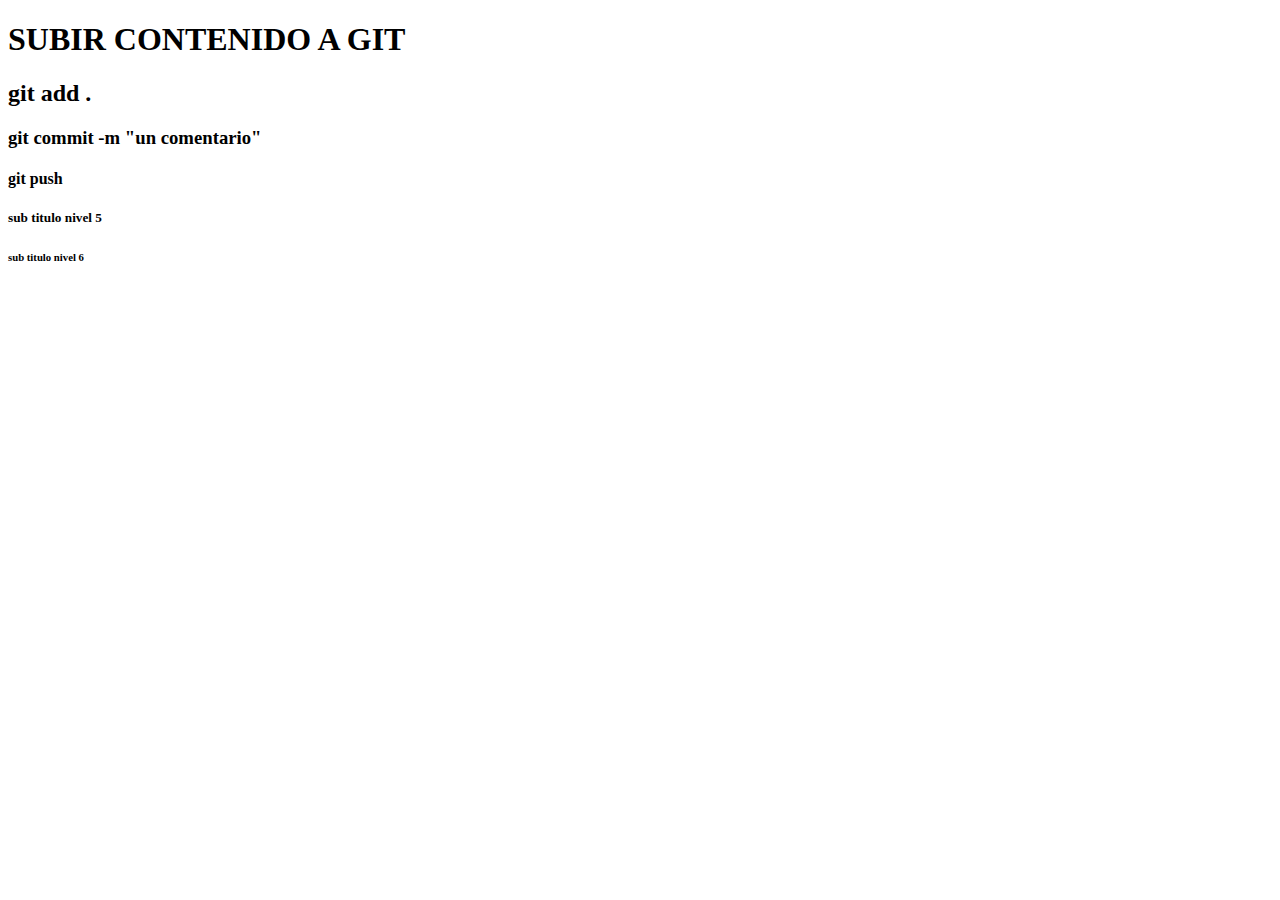
<file: clase 2/index.html>
<!DOCTYPE html>
<html lang="en">
<head>
    <meta charset="UTF-8">
    <meta http-equiv="X-UA-Compatible" content="IE=edge">
    <meta name="viewport" content="width=device-width, initial-scale=1.0">
    <title>Document</title>
</head>
<body>
    <h1> SUBIR CONTENIDO A GIT</h1>
    <h2>git add .</h2>
    <h3>git commit -m "un comentario"</h3>
    <h4>git push</h4>
    <h5> sub titulo nivel 5</h5>
    <h6>sub titulo nivel 6</h6>
</body>
</html>
</file>
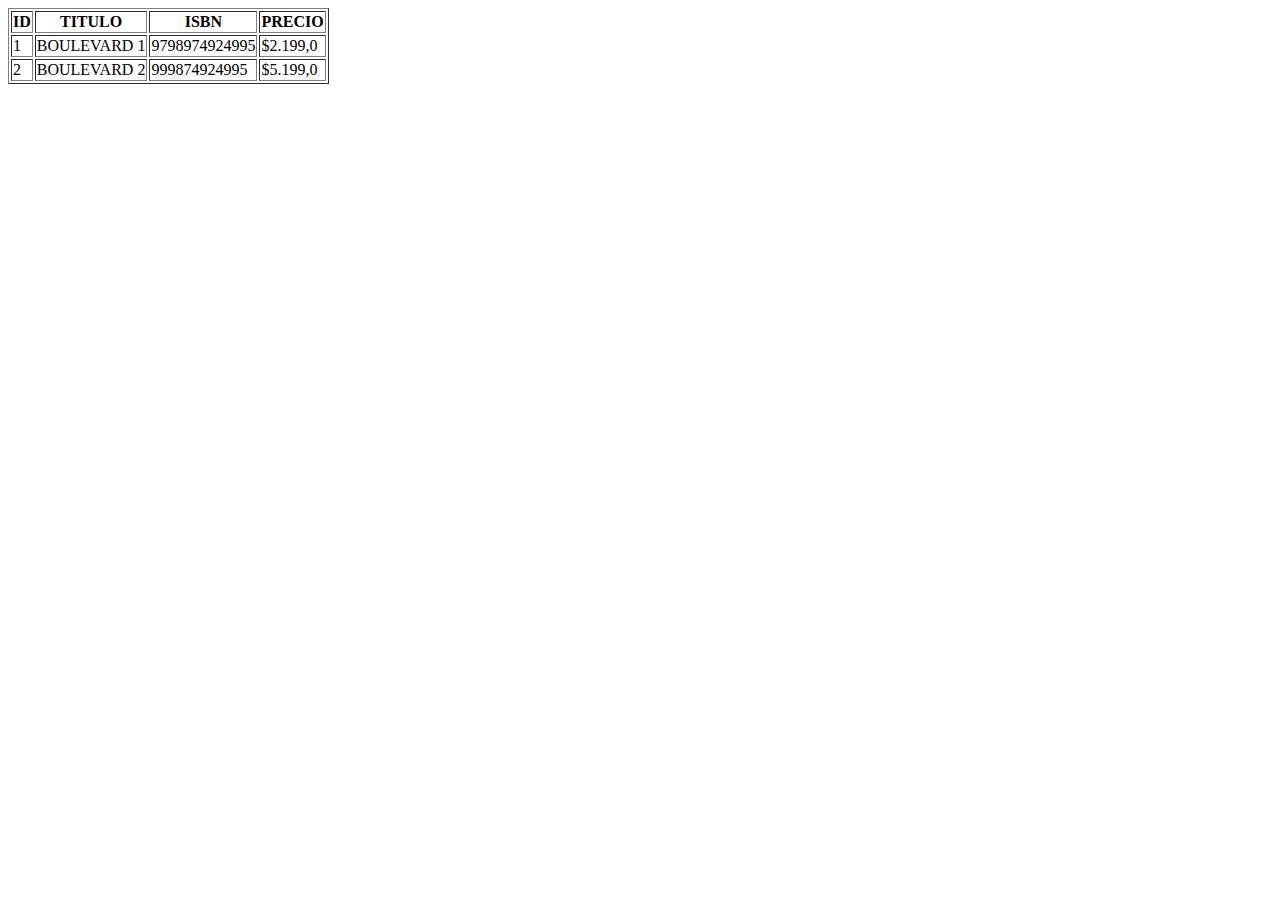
<file: clase 4/index.html>
<!DOCTYPE html>
<html lang="en">
<head>
    <meta charset="UTF-8">
    <meta http-equiv="X-UA-Compatible" content="IE=edge">
    <meta name="viewport" content="width=device-width, initial-scale=1.0">
    <title>tablas</title>
</head>
<body>
    <table border="1">
        <tr>
            <th>ID</th>
            <th>TITULO</th>
            <th>ISBN</th>
            <th>PRECIO</th>
        </tr>
        <tr>

            <td>1</td>
            <td>BOULEVARD 1</td>
            <td>9798974924995</td>
            <td>$2.199,0</td>
    </tr>
    <tr>
        <td>2</td>
        <td>BOULEVARD 2</td>
        <td>999874924995</td>
        <td>$5.199,0</td>
    </tr>
    </table>
</body>
</html>
</file>
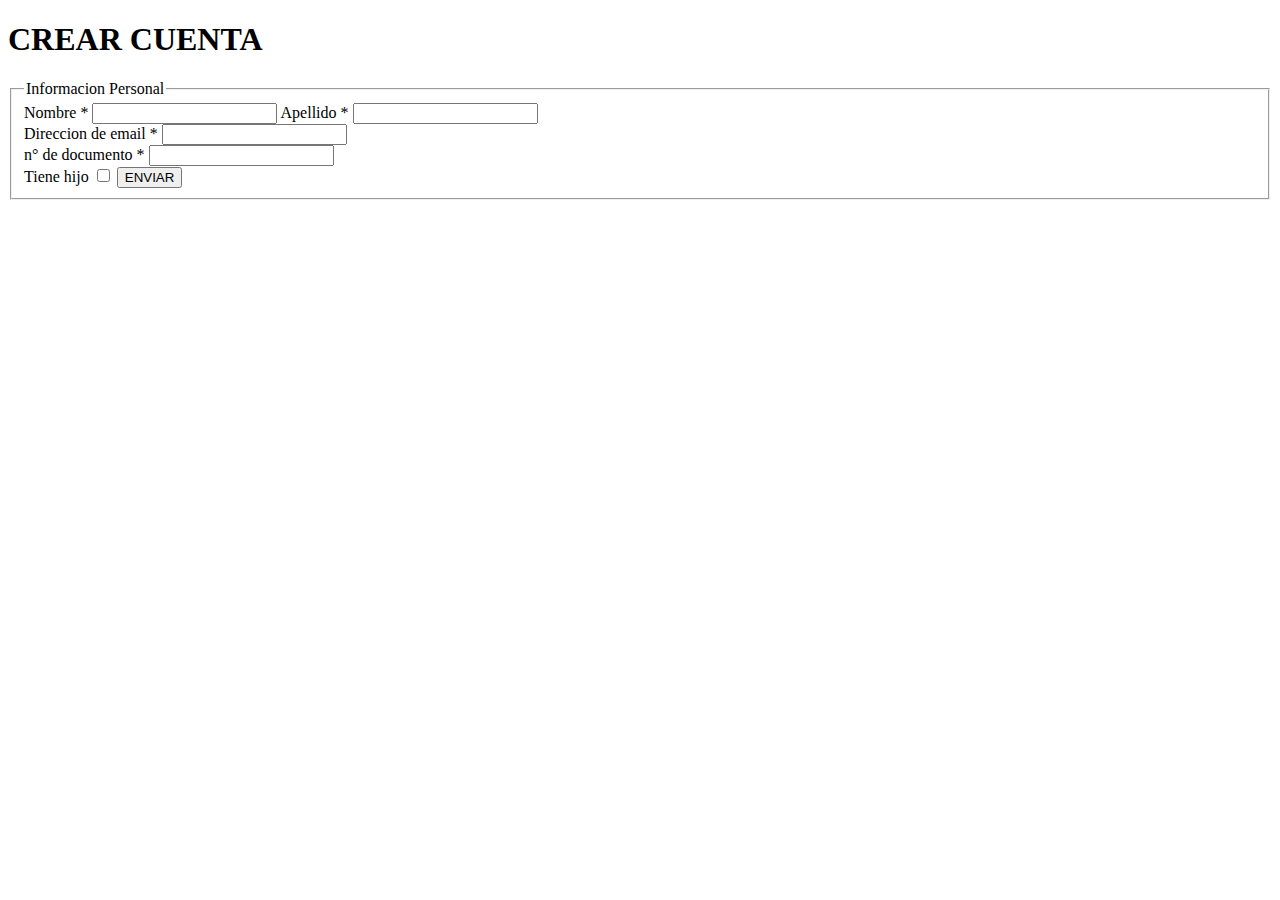
<file: clase 5/index.html>
<!DOCTYPE html>
<html lang="en">
<head>
    <meta charset="UTF-8">
    <meta http-equiv="X-UA-Compatible" content="IE=edge">
    <meta name="viewport" content="width=device-width, initial-scale=1.0">
    <title>Clase5</title>
</head>
<body>
    <h1>CREAR CUENTA</h1>
    <fieldset>
        <legend>
            Informacion Personal
        </legend>
        <form>
            <label>Nombre *</label>
            <input type="text" name="nombre">
            <label>Apellido *</label>
            <input type="text" name="apellido">
            <br>
            <label>Direccion de email *</label>
            <input type="email" name="email">
            <br>
            <label> n° de documento *</label>
            <input type="text" name="documento">
            <br>
            <label>Tiene hijo</label>
            <input type="checkbox">
            <input type="submit" value="ENVIAR">
        </form>
    </fieldset>

</body>
</html>
</file>
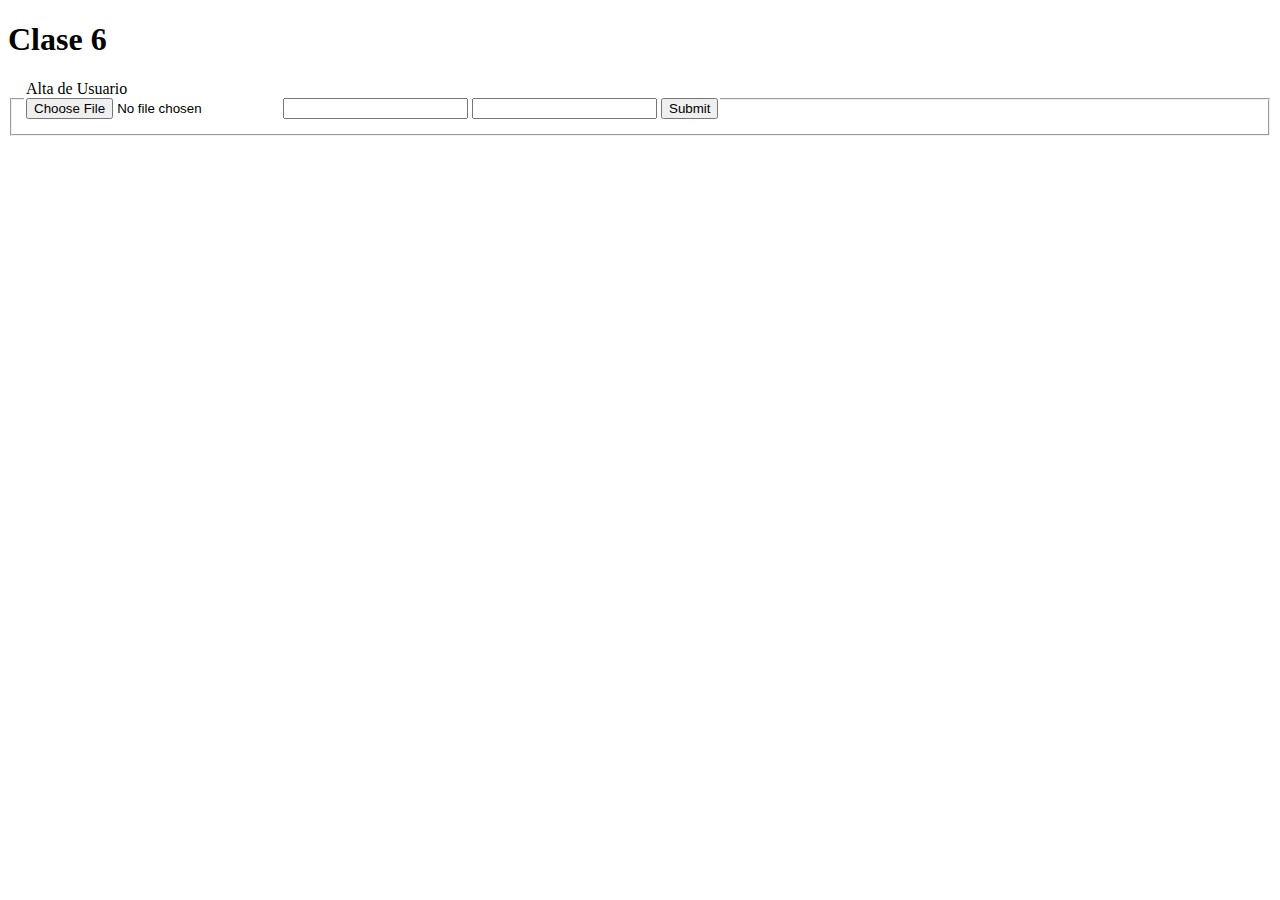
<file: Clase 6/index.html>
<!DOCTYPE html>
<html lang="en">
<head>
    <meta charset="UTF-8">
    <meta http-equiv="X-UA-Compatible" content="IE=edge">
    <meta name="viewport" content="width=device-width, initial-scale=1.0">
    <title>Document</title>
</head>
<body>
    <main>
        <section>
            <h1>Clase 6</h1>
            <fieldset> 
                <legend>
                    Alta de Usuario
            <form action="AltaUsuario.html">
                <input type="file" name="dni-frente">
                <input type="hidden" value="Valoroculto" name="campohidden">
                <input type="url" name="url">
                <input type="text" name="nombre" required>
                <input type="submit" calue="Enviar">


                </form>
            </fieldset>
        </section>
    </main>
</body>
</html>
</file>
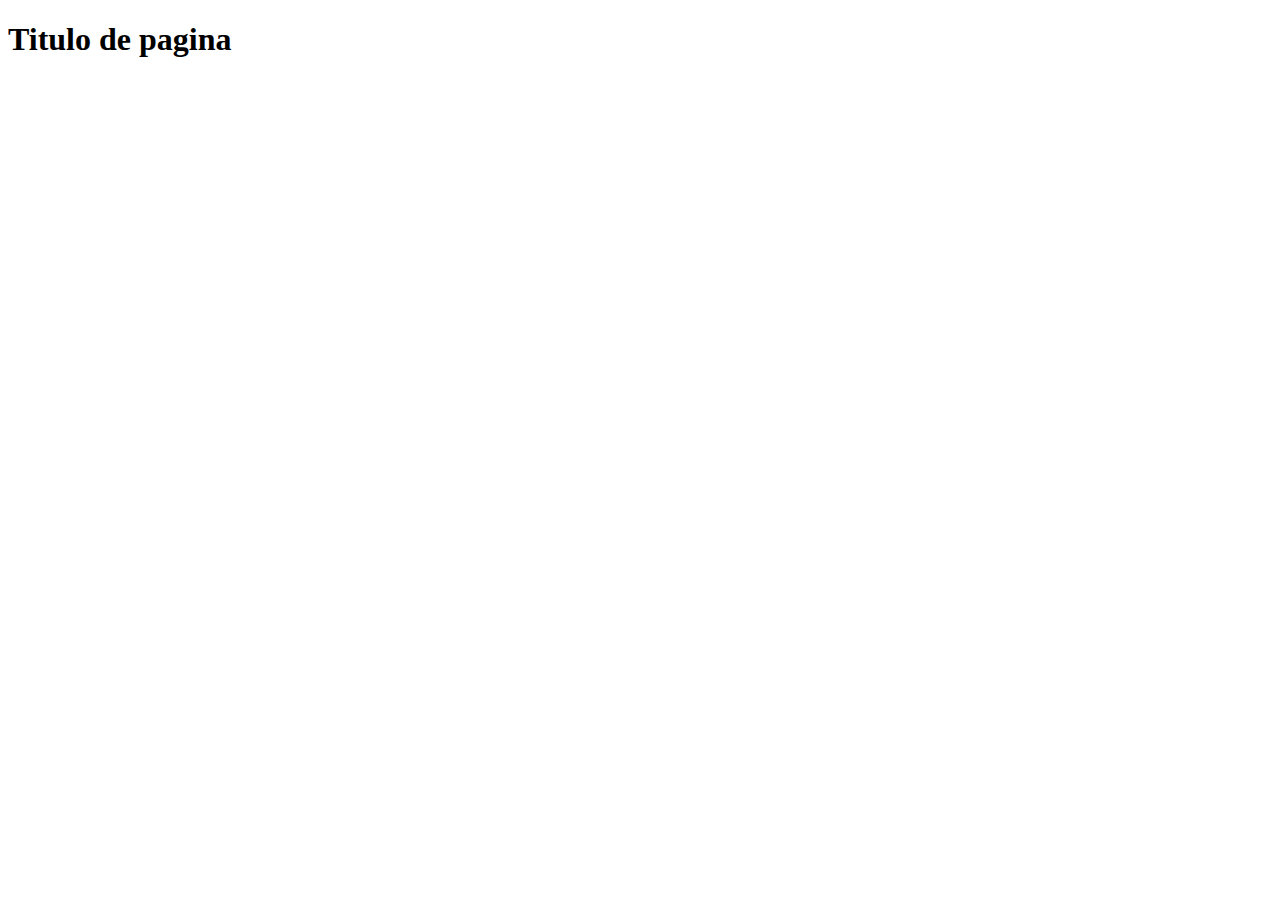
<file: Clase 8/index.html>
<!DOCTYPE html>
<html lang="en">
<head>
    <meta charset="UTF-8">
    <meta http-equiv="X-UA-Compatible" content="IE=edge">
    <meta name="viewport" content="width=device-width, initial-scale=1.0">
    <title>Document</title>
</head>
<body>
    <h1>Titulo de pagina</h1>
</body>
</html>
</file>
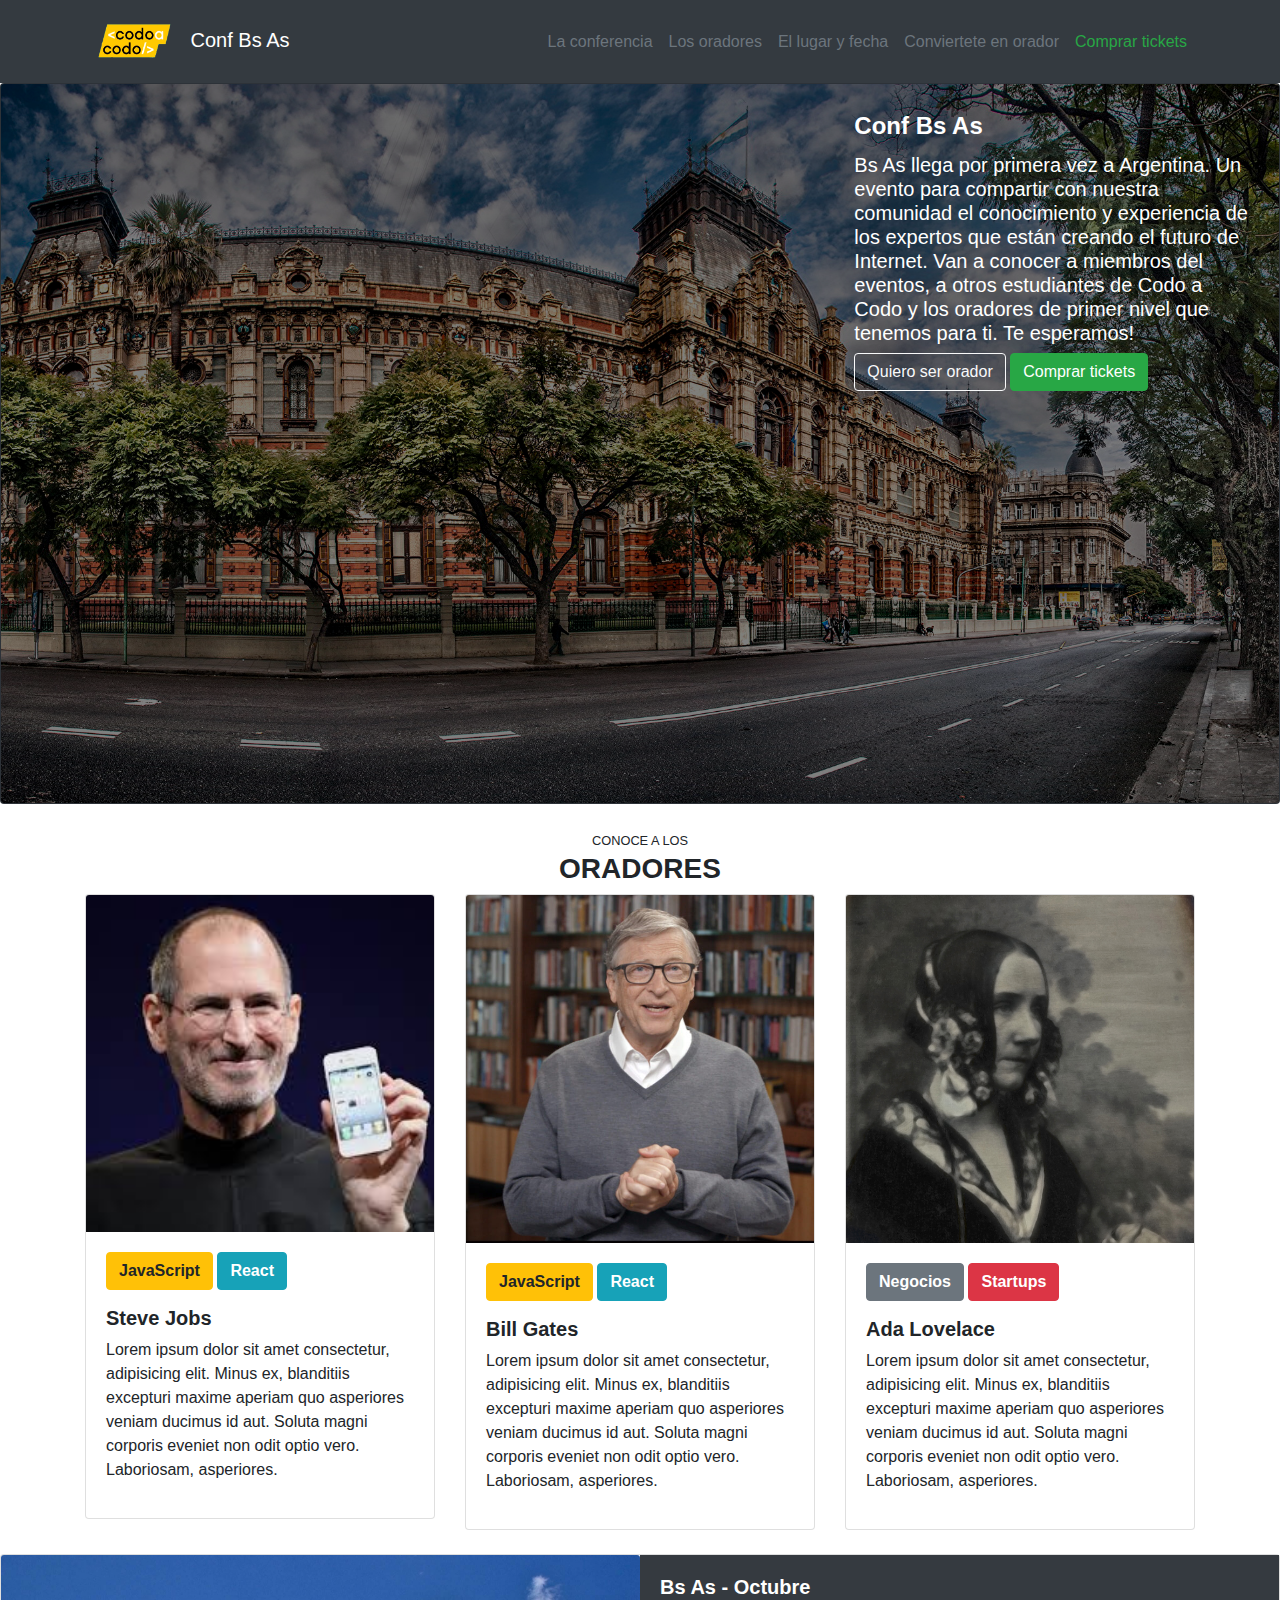
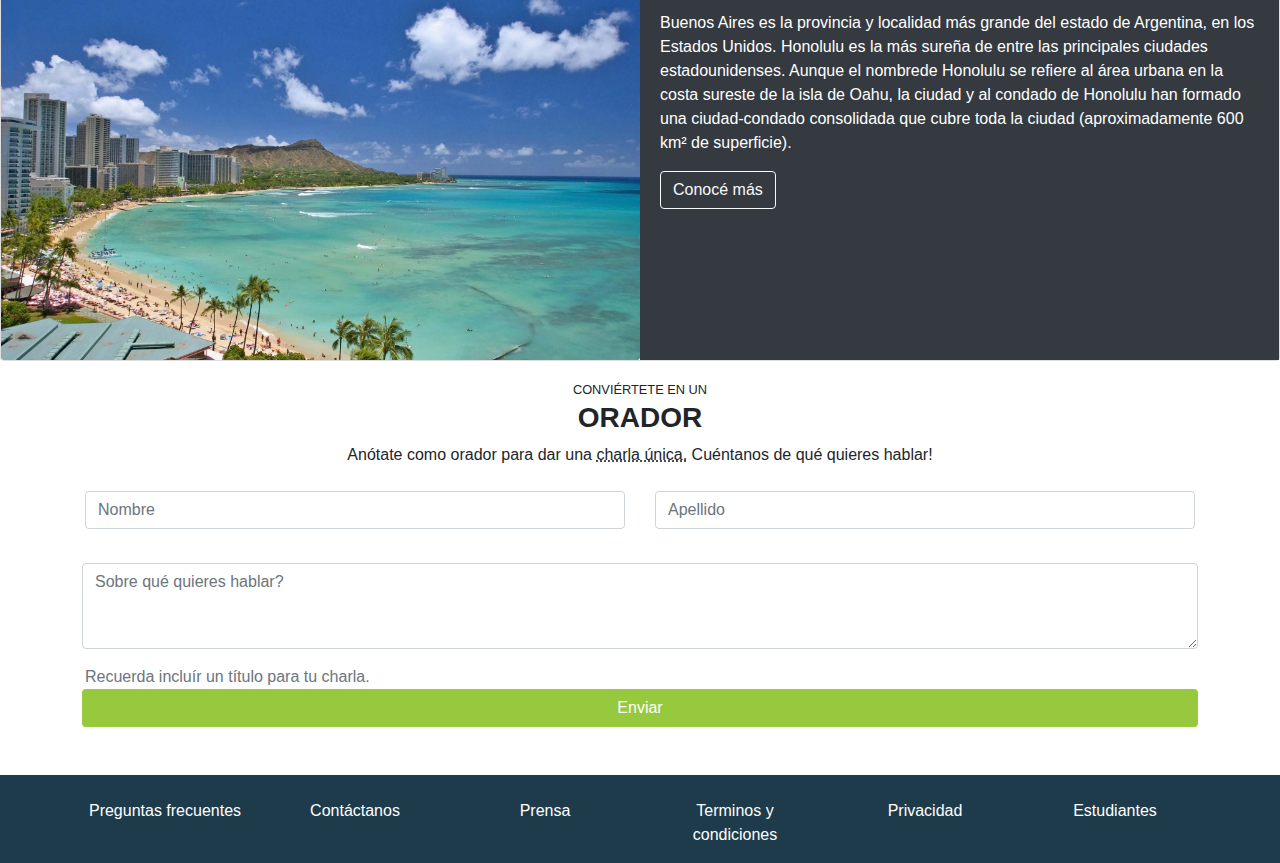
<file: integrador/index.html>
<!DOCTYPE html>
<html lang="en">
<head>
    <meta charset="UTF-8">
    <meta http-equiv="X-UA-Compatible" content="IE=edge">
    <meta name="viewport" content="width=device-width, initial-scale=1.0">
    <title>Codo a Codo Conf</title>
    <link href="https://cdn.jsdelivr.net/npm/bootstrap@5.1.3/dist/css/bootstrap.min.css" rel="stylesheet">
  <link rel="stylesheet" href="https://maxcdn.bootstrapcdn.com/bootstrap/4.0.0/css/bootstrap.min.css">
  <link rel="stylesheet" href="estilos.css">
</head>
<body>
    <header>
        <nav class="navbar navbar-dark bg-dark navbar-expand-lg navbar-light bg-light">
          <div class="container">
            <a class="navbar-brand" href="#"> <img src="codoacodo.png" width="100"> Conf Bs As</a>
            <div class="d-flex flex-wrap-reverse">
              <div class="order-1 p-2 text-secondary">La conferencia</div>
              <div class="order-2 p-2 text-secondary">Los oradores</div>
              <div class="order-3 p-2 text-secondary">El lugar y fecha</div>
              <div class="order-4 p-2 text-secondary">Conviertete en orador</div>
              <div class="order-5 p-2 text-success">Comprar tickets</div>
            </div>
          </div>
        </nav>
      </header>
      <main>
        <div class="card bg-dark text-white">
            <img src="ba1.jpg" class="card-img sombra">
            <div class="card-img-overlay">
      
              <div class="d-flex justify-content-end align-self-md-end">
                <div class="col-md-4 p-2 desplazar">
                  <h4 class="card-title"><b>Conf Bs As</b></h4>
                  <h5 class="card-text">Bs As llega por primera vez a Argentina. Un evento para compartir con nuestra
                    comunidad
                    el
                    conocimiento y experiencia de los expertos que están creando el futuro de Internet. Van a conocer a
                    miembros
                    del eventos, a otros estudiantes de Codo a Codo y los oradores de primer nivel que tenemos para ti. Te
                    esperamos!</h5>
                  <p class="card-text">
                    <button type="button" class="btn btn-outline-light">Quiero ser orador</button>
                    <button type="button" class="btn btn-success">Comprar tickets</button>
                  </p>
                </div>
              </div>
            </div>
          </div>
          <div class="center">
            <br>
            <a><small>CONOCE A LOS</small></a>
            <h3><b>ORADORES</b></h3>
          </div>
          <div class="container">
            <div class="row">
              <div class="col-4">
                <div class="card">
                  <img src="steve.jpg" class="card-img-top">
                  <div class="card-body">
                    <p class="card-text">
                      <button type="button" class="btn btn-warning"><b>JavaScript</b></button>
                      <button type="button" class="btn btn-info"><b>React</b></button>
                    <h5><b>Steve Jobs</b></h5>
                    Lorem ipsum dolor sit amet consectetur, adipisicing elit. Minus ex, blanditiis excepturi maxime aperiam
                    quo asperiores veniam ducimus id aut. Soluta magni corporis eveniet non odit optio vero. Laboriosam,
                    asperiores.
                    </p>
                  </div>
                </div>
              </div>
              <div class="col-4">
                <div class="card">
                  <img src="bill.jpg" class="card-img-top">
                  <div class="card-body">
                    <p class="card-text">
                      <button type="button" class="btn btn-warning"><b>JavaScript</b></button>
                      <button type="button" class="btn btn-info"><b>React</b></button>
                    <h5><b>Bill Gates</b></h5>
                    Lorem ipsum dolor sit amet consectetur, adipisicing elit. Minus ex, blanditiis excepturi maxime aperiam
                    quo asperiores veniam ducimus id aut. Soluta magni corporis eveniet non odit optio vero. Laboriosam,
                    asperiores.
                    </p>
                  </div>
                </div>
              </div>
              <div class="col-4">
                <div class="card">
                  <img src="ada.jpeg" class="card-img-top">
                  <div class="card-body">
                    <p class="card-text">
                      <button type="button" class="btn btn-secondary"><b>Negocios</b></button>
                      <button type="button" class="btn btn-danger"><b>Startups</b></button>
                    <h5><b>Ada Lovelace</b></h5>
                    Lorem ipsum dolor sit amet consectetur, adipisicing elit. Minus ex, blanditiis excepturi maxime aperiam
                    quo asperiores veniam ducimus id aut. Soluta magni corporis eveniet non odit optio vero. Laboriosam,
                    asperiores.
                    </p>
                  </div>
                </div>
              </div>
            </div>
          </div>
          <br>
      
          <div class="card mb-3" style="max-width: 2000px;">
            <div class="row no-gutters">
              <div class="col-md-6">
                <img src="honolulu.jpg" width="" class="card-img">
              </div>
              <div class="col-md-6 back-honolulu">
                <div class="card-body">
                  <h5 class="card-title text-white"><b>Bs As - Octubre</b></h5>
                  <p class="card-text text-white">Buenos Aires es la provincia y localidad más grande del estado de Argentina, en los Estados Unidos. Honolulu es la más sureña de entre las principales ciudades estadounidenses. Aunque el nombrede Honolulu se refiere al área urbana en la costa sureste de la isla de Oahu, la ciudad y al condado de Honolulu han formado una ciudad-condado consolidada que cubre toda la ciudad (aproximadamente 600 km² de superficie).</p>
                  <button type="button" class="btn btn-outline-light">Conocé más</button>
                </div>
              </div>
            </div>
          </div>
          <div class="center">
    
            <a><small>CONVIÉRTETE EN UN</small></a>
            <h3><b>ORADOR</b></h3>
            <a>Anótate como orador para dar una <u style="text-decoration: underline; text-decoration-style: dotted;">charla
                única.</u> Cuéntanos de qué quieres hablar!</a> <br> <br>
      
            <div class="container">
              <div class="row">
                <div class="col-md-6">
                  <input type="email" class="form-control" id="nombre" placeholder="Nombre">
                </div>
                <div class="col-md-6">
                  <input type="email" class="form-control" id="nombre" placeholder="Apellido">
                </div>
                <br> <br> <br>
                <div class="mb-3">
                  <textarea class="form-control" id="exampleFormControlTextarea1" rows="3"
                    placeholder="Sobre qué quieres hablar?"></textarea>
                </div>
              </div>
              <a class="text-muted d-flex flex-nowrap">Recuerda incluír un título para tu charla.</a>
              <div class="row">
                <div class="d-grid gap-2">
                  <button style="background-color: #96C93E;" class="btn text-white">Enviar</button>
                </div>
              </div>
            </div>
          </div>

      </main>
      <footer class="text-center text-lg-start bg-light text-muted">
        <section class="footer">
          <div class="container text-center text-md-start mt-5">
            <div class="row mt-3"> <br>
              <div class="col-md-2 text-white">
                <br>
                <p>Preguntas frecuentes</p>
              </div>
    
              <div class="col-md-2 text-white">
                <br>
                <p>Contáctanos</p>
              </div>
    
              <div class="col-md-2 text-white">
                <br>
                <p>Prensa</p>
              </div>
    
              <div class="col-md-2 text-white">
                <br>
                <p>Terminos y condiciones</p>
              </div>
    
              <div class="col-md-2 text-white">
                <br>
                <p>Privacidad</p>
              </div>
    
              <div class="col-md-2 text-white">
                <br>
                <p>Estudiantes</p>
              </div>
            </div>
          </div>
        </section>
      </footer>
    
</body>
</html>
</file>
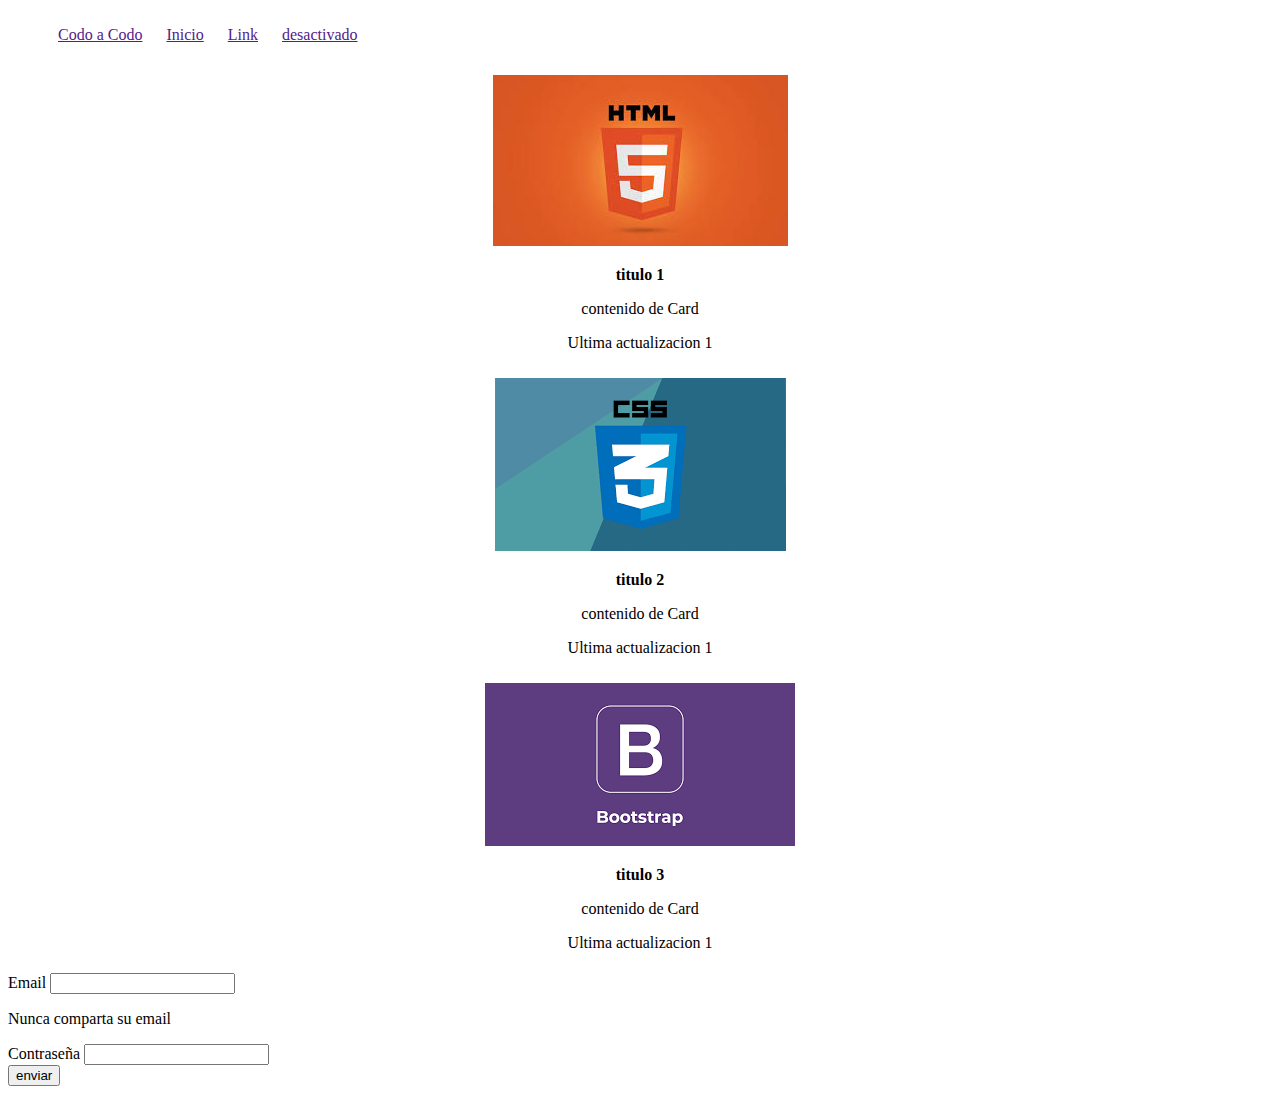
<file: trabajo boostrap/index.html>
<!DOCTYPE html>
<html lang="en">
<head>
    <meta charset="UTF-8">
    <meta http-equiv="X-UA-Compatible" content="IE=edge">
    <meta name="viewport" content="width=device-width, initial-scale=1.0">
    <title>Document</title>
<link href="https://cdn.jsdelivr.net/npm/bootstrap@5.0.1/dist/css/bootstrap.min.css" rel="stylesheet" integrity="sha384-+0n0xVW2eSR5OomGNYDnhzAbDsOXxcvSN1TPprVMTNDbiYZCxYbOOl7+AMvyTG2x" crossorigin="anonymous">
    <link rel="stylesheet" href="css/estilos.css">
</head>
<body>
    <ul>
        <li><a href="">Codo a Codo</a></li>
        <li><a href="">Inicio</a></li>
        <li><a href="">Link</a></li>
        <li><a href="">desactivado</a></li>
    </ul>

    <div class="row">
        <div class="col-4">
            <img src="[data-uri]" alt="">
           <b> <p>titulo 1</p> </b>  <p>contenido de Card</p> <p>Ultima actualizacion 1</p>
        </div>
        <div class="col-4">
            <img src="[data-uri]" alt="">
            <b> <p>titulo 2</p> </b>  <p>contenido de Card</p> <p>Ultima actualizacion 1</p>
        
        </div>
        <div class="col-4">
            <img src="[data-uri]" alt="">
            <b> <p>titulo 3</p> </b>  <p>contenido de Card</p> <p>Ultima actualizacion 1</p>
        </div>
    </div>
    <form action="">
        <label>Email</label>
        <input type="email" name="" id=""><br>
        <p>Nunca comparta su email</p>
        <label for="pas">Contraseña</label>
        <input type="password" name="pas" id="pas">
    </form>
    <button type="submit">enviar</button>

</div>
</body>
</html>
</file>
<file: integrador/estilos.css>
@import url('https://fonts.googleapis.com/css2?family=Roboto+Slab:wght@100&display=swap');

h1 {
    cursor: pointer;
}
* {
    font-family: 'arial', serif;
}
nav.navbar {
    color: rgb(249, 249, 249) ;
}


.desplazar {
    float: right;
}

.back-honolulu {
    background-color: #353A40;
}


.center {
    text-align:center;
    width:100%;
} 

.sombra {
    filter: brightness(50%);
    

}

.footer {
    background-color:  #1E3B4B;
 }
</file>
<file: trabajo boostrap/css/estilos.css>
div.row div{
    background-color: white;
    border: 5px solid white;
    box-sizing: border-box;
    text-align: center;
}
li{
    display: inline-block;
    margin: 10px;
}
form{
    text-align: left;
 
}
</file>
